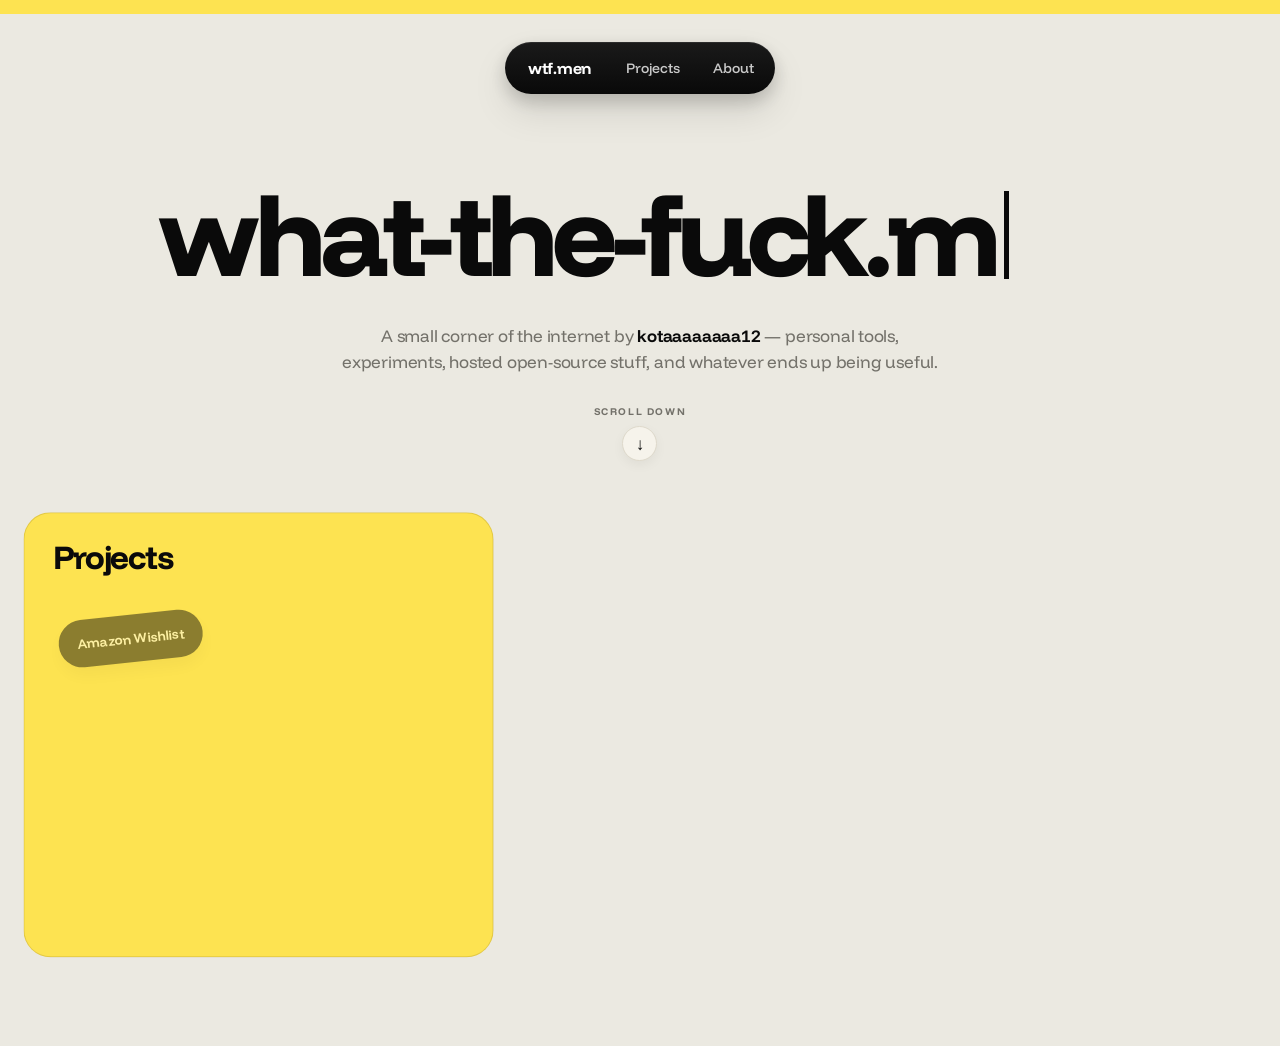
<file: index.html>
<!doctype html>
<html lang="en">
<head>
  <meta charset="utf-8">
  <meta name="viewport" content="width=device-width, initial-scale=1">
  <meta name="theme-color" content="#ebe9e1">
  <meta name="color-scheme" content="light">
  <title>wtf.men</title>
  <link rel="icon" type="image/svg+xml" href="/favicon.svg?v=3">
  <link rel="icon" type="image/x-icon" href="/favicon.ico?v=3">
  <link rel="shortcut icon" href="/favicon.ico?v=3">
  <link rel="apple-touch-icon" sizes="180x180" href="/apple-touch-icon.png?v=3">
  <link rel="preconnect" href="https://fonts.googleapis.com">
  <link rel="preconnect" href="https://fonts.gstatic.com" crossorigin>
  <link href="https://fonts.googleapis.com/css2?family=Funnel+Display:wght@400;500;600;700;800&display=swap" rel="stylesheet">
  <link rel="stylesheet" href="./assets/css/style.css?v=38">
</head>
<body>
  <div class="top-bar" aria-hidden="true"></div>

  <div class="page">
    <nav aria-label="Primary navigation">
      <div class="nav-pill">
        <a class="logo" href="#top" id="home-link">wtf.men</a>
        <a class="nav-link" href="#projects">Projects</a>
        <button class="nav-link" type="button" data-about-open>About</button>
      </div>
    </nav>

    <main id="top">
      <section class="hero">
        <h1 class="headline">
          <span class="typed-text" id="hero-title">what-the-fuck.men</span>
        </h1>
        <p class="subtitle">
          A small corner of the internet by <strong>kotaaaaaaaa12</strong> — personal tools,
          experiments, hosted open-source stuff, and whatever ends up being useful.
        </p>
        <button class="scroll-cue" type="button" data-scroll-projects aria-label="Scroll down to projects">
          <span class="scroll-cue-label">SCROLL DOWN</span>
          <span class="scroll-cue-icon" aria-hidden="true">↓</span>
        </button>
      </section>

      <section class="cards-grid" id="projects" aria-label="Site overview">
        <article class="card projects-card">
          <h2 class="card-title">Projects</h2>
          <div class="tags" aria-label="Projects">
            <button class="tag black wishlist" type="button" data-project="wishlist">Amazon Wishlist</button>
            <button class="tag white dakuten" type="button" data-project="dakuten">Dakutenizer</button>
            <button class="tag black emulatorjs" type="button" data-project="emulatorjs">Retro Games</button>
            <button class="tag white aamaker" type="button" data-project="aamaker">AA Maker</button>
            <button class="tag black chaos-texture" type="button" data-project="chaos-texture">2muu Chaos Texture</button>
            <button class="tag white chaos-maker" type="button" data-project="chaos-maker">MC Chaos Maker</button>
            <button class="tag black booth-downloader" type="button" data-project="booth-downloader">BOOTH Downloader</button>
            <button class="tag white clock" type="button" data-project="clock">Clock</button>
          </div>
        </article>

        <section class="stats-card" aria-label="Site stats">
          <div class="stat-half stat-dark">
            <div class="stat-number">8</div>
            <p class="stat-desc">live projects currently living under this domain.</p>
          </div>
          <div class="stat-half stat-light">
            <div class="stat-number">100%</div>
            <p class="stat-desc">personal domain. My stuff, plus a few hosted open-source projects.</p>
          </div>
        </section>

        <article class="card owner-card" id="about">
          <div class="quote-mark" aria-hidden="true">“</div>
          <div class="owner-copy">
            <p>No company. No serious plan.</p>
          <p class="ai-credit">I make the ideas. <span>AI makes them compile.</span></p>
            <p>Just useful stuff and questionable ideas.</p>
          </div>
          <div class="owner-row social-row">
            <div class="owner-id">
              <span class="owner-avatar" aria-hidden="true">
                <img src="./assets/images/social-avatar.jpeg" alt="" loading="eager" decoding="async">
              </span>
              <div>
                <strong>Find me online</strong>
                <small>socials &amp; questionable posts</small>
              </div>
            </div>

            <button class="socials-open" type="button" data-socials-open>
              <span>Socials</span>
              <span aria-hidden="true">↗</span>
            </button>
          </div>
        </article>
      </section>
    </main>

    <footer class="footer">
      <span>what-the-fuck.men</span>
      <span>made for fun</span>
    </footer>
  </div>


  <dialog class="project-dialog" id="project-dialog" aria-labelledby="project-title">
    <div class="project-panel">
      <div class="project-top">
        <span class="project-kicker">PROJECT</span>
        <button class="project-close" type="button" data-project-close aria-label="Close project dialog">×</button>
      </div>

      <div class="project-title-row">
        <h2 id="project-title">Project</h2>
        <span class="project-type-badge" id="project-type-badge" hidden><span class="project-type-icon" aria-hidden="true">↗</span><span class="project-type-text"></span></span>
      </div>

      <div class="project-facts" aria-label="Project details">
        <div>
          <span>built with</span>
          <strong id="project-built">—</strong>
        </div>
        <div>
          <span>framework</span>
          <strong id="project-framework">—</strong>
        </div>
        <div>
          <span>hosted on</span>
          <strong id="project-hosted">—</strong>
        </div>
      </div>

      <div class="project-actions">
        <a id="project-repo" href="#" target="_blank" rel="noopener noreferrer">Repo ↗</a>
        <a id="project-page" href="#" target="_blank" rel="noopener noreferrer">Open project ↗</a>
      </div>
    </div>
  </dialog>

  <dialog class="about-dialog" id="about-dialog" aria-labelledby="about-title">
    <div class="about-panel">
      <div class="about-top">
        <span class="about-kicker">ABOUT</span>
        <button class="about-close" type="button" data-about-close aria-label="Close about dialog">×</button>
      </div>

      <h2 id="about-title">what-the-fuck.men</h2>
      <p class="about-lead">A tiny personal corner of the internet for useful tools, experiments, and ideas that made it far enough to ship.</p>

      <div class="about-facts" aria-label="Site details">
        <div><span>built with</span><strong>HTML / CSS / JS</strong></div>
        <div><span>framework</span><strong>none</strong></div>
        <div><span>hosted on</span><strong>Cloudflare Pages</strong></div>
      </div>
    </div>
  </dialog>

  <dialog class="socials-dialog" id="socials-dialog" aria-labelledby="socials-title">
    <div class="socials-panel">
      <div class="socials-top">
        <div>
          <span class="socials-kicker">SOCIALS</span>
          <h2 id="socials-title">Find me online</h2>
        </div>
        <button class="socials-close" type="button" data-socials-close aria-label="Close socials dialog">×</button>
      </div>

      <div class="socials-list">
        <a class="social-card" href="https://x.com/kotaaaaaaaaaa12" target="_blank" rel="noopener noreferrer">
          <span class="social-card-icon"><img src="./assets/icons/x-mark.svg" alt="" aria-hidden="true"></span>
          <span class="social-card-copy">
            <strong>X</strong>
            <small>@kotaaaaaaaaaa12</small>
          </span>
          <span class="social-card-action" aria-hidden="true">↗</span>
        </a>

        <a class="social-card" href="https://github.com/kotaaaaaaaa12" target="_blank" rel="noopener noreferrer">
          <span class="social-card-icon"><img src="./assets/icons/github-mark.svg" alt="" aria-hidden="true"></span>
          <span class="social-card-copy">
            <strong>GitHub</strong>
            <small>@kotaaaaaaaa12</small>
          </span>
          <span class="social-card-action" aria-hidden="true">↗</span>
        </a>

        <div class="social-card social-card-copyable">
          <span class="social-card-icon" aria-hidden="true"><img src="./assets/icons/discord-mark.svg" alt=""></span>
          <span class="social-card-copy">
            <strong>Discord</strong>
            <small>@kotaaaaaaaa12</small>
          </span>
          <button class="social-copy" type="button" data-copy-value="kotaaaaaaaa12">Copy ID</button>
        </div>

        <a class="social-card" href="https://steamcommunity.com/id/kotaaaaaaaa12/" target="_blank" rel="noopener noreferrer">
          <span class="social-card-icon" aria-hidden="true"><img src="./assets/icons/steam-mark.svg" alt=""></span>
          <span class="social-card-copy">
            <strong>Steam</strong>
            <small>kotaaaaaaaa12</small>
          </span>
          <span class="social-card-action" aria-hidden="true">↗</span>
        </a>

        <div class="social-card social-card-copyable">
          <span class="social-card-icon" aria-hidden="true"><img src="./assets/icons/xbox-mark.svg" alt=""></span>
          <span class="social-card-copy">
            <strong>Xbox</strong>
            <small>kotaaaaaaaa12</small>
          </span>
          <button class="social-copy" type="button" data-copy-value="kotaaaaaaaa12">Copy ID</button>
        </div>
      </div>
    </div>
  </dialog>

  <script src="https://cdnjs.cloudflare.com/ajax/libs/gsap/3.12.5/gsap.min.js"></script>
  <script src="./assets/js/app.js?v=30"></script>
</body>
</html>
</file>
<file: assets/css/style.css>
:root {
  --bg: #ebe9e1;
  --ink: #0a0a0a;
  --muted: #73716a;
  --cream: #f6f3eb;
  --cream-2: #f1ede2;
  --line: #ded9cb;
  --yellow: #fde351;
  --yellow-dark: #d5ad1e;
  --black: #0a0a0a;
  --white: #fff;
  --radius: 27px;
}

* { box-sizing: border-box; }

html { scroll-behavior: smooth; }

body {
  margin: 0;
  min-height: 100vh;
  background: var(--bg);
  color: var(--ink);
  font-family: "Funnel Display", ui-sans-serif, -apple-system, BlinkMacSystemFont, "Segoe UI", sans-serif;
  -webkit-font-smoothing: antialiased;
  overflow-x: hidden;
}

button,
a { font: inherit; -webkit-tap-highlight-color: transparent; }

.top-bar {
  width: 100%;
  height: 14px;
  background: var(--yellow);
}

.page {
  width: min(1320px, calc(100% - 48px));
  margin: 0 auto;
  padding: 28px 0 42px;
}

nav {
  display: flex;
  justify-content: center;
  position: sticky;
  top: 18px;
  z-index: 20;
  margin-bottom: 56px;
  pointer-events: none;
}

.nav-pill {
  pointer-events: auto;
  display: inline-flex;
  align-items: center;
  gap: 3px;
  padding: 6px;
  border-radius: 999px;
  background: linear-gradient(#1a1a1a, #090909);
  color: #fff;
  box-shadow:
    inset 0 1px rgba(255,255,255,.08),
    0 7px 18px rgba(0,0,0,.18),
    0 18px 36px rgba(0,0,0,.10);
}

.logo,
.nav-link,
.nav-cta {
  display: inline-flex;
  align-items: center;
  justify-content: center;
  min-height: 40px;
  border: 0;
  border-radius: 999px;
  text-decoration: none;
  white-space: nowrap;
}

.logo {
  padding: 0 17px;
  color: #fff;
  font-weight: 700;
  font-size: 16px;
  letter-spacing: -.02em;
}

.nav-link {
  padding: 0 15px;
  color: #c9c9c9;
  background: transparent;
  font-size: 14px;
  font-weight: 500;
  transition: background .18s ease, color .18s ease;
}

.nav-link:hover,
.nav-link:focus-visible {
  color: #fff;
  background: rgba(255,255,255,.08);
}

.nav-cta {
  margin-left: 5px;
  padding: 0 19px;
  color: #111;
  background: var(--yellow);
  border: 1px solid var(--yellow-dark);
  font-size: 14px;
  font-weight: 650;
  box-shadow: inset 0 1px rgba(255,255,255,.65), 0 2px 4px rgba(120,90,0,.18);
  transition: transform .16s ease;
}

.nav-cta:hover { transform: translateY(-1px); }

.nav-cta-short { display: none; }

.hero {
  padding: 28px 12px 54px;
  text-align: center;
}

.headline {
  max-width: 1120px;
  margin: 0 auto 34px;
  font-size: clamp(64px, 9vw, 116px);
  font-weight: 800;
  line-height: .96;
  letter-spacing: -.055em;
  text-wrap: balance;
}

.typed-text { display: inline; }
.type-char { opacity: 0; transition: opacity .14s ease-out; }
.type-char.visible { opacity: 1; }

.typing-caret {
  display: inline-block;
  width: 0;
  height: .77em;
  margin-left: .08em;
  margin-right: -.125em;
  border-right: .045em solid currentColor;
  vertical-align: -.03em;
  animation: caret .72s steps(1, end) infinite;
}

@keyframes caret {
  0%, 48% { opacity: 1; }
  49%, 100% { opacity: 0; }
}

.subtitle {
  max-width: 620px;
  margin: 0 auto;
  color: var(--muted);
  font-size: 17px;
  line-height: 1.55;
  letter-spacing: -.012em;
}

.subtitle strong { color: var(--ink); font-weight: 650; }

.scroll-cue {
  display: inline-flex;
  flex-direction: column;
  align-items: center;
  gap: 8px;
  margin-top: 30px;
  color: var(--ink);
  text-decoration: none;
}

.scroll-cue-label {
  color: var(--muted);
  font-size: 10px;
  font-weight: 750;
  letter-spacing: .16em;
}

.scroll-cue-icon {
  width: 35px;
  height: 35px;
  display: grid;
  place-items: center;
  border: 1px solid var(--line);
  border-radius: 50%;
  background: var(--cream);
  color: var(--ink);
  font-size: 17px;
  box-shadow: 0 4px 12px rgba(0,0,0,.05);
  animation: scroll-cue-float 1.55s ease-in-out infinite;
}

.scroll-cue:hover .scroll-cue-icon,
.scroll-cue:active .scroll-cue-icon,
.scroll-cue:focus-visible .scroll-cue-icon {
  background: var(--cream);
  border-color: var(--line);
}

@keyframes scroll-cue-float {
  0%, 100% { transform: translateY(0); }
  50% { transform: translateY(5px); }
}

.cards-grid {
  display: grid;
  grid-template-columns: 1.14fr .88fr .9fr;
  gap: 15px;
  align-items: stretch;
}

.card {
  position: relative;
  overflow: hidden;
  min-height: 390px;
  border: 1px solid var(--line);
  border-radius: var(--radius);
}

.projects-card {
  padding: 27px 28px;
  background: var(--yellow);
  border-color: rgba(105,80,0,.18);
}

.card-title {
  margin: 0;
  font-size: 33px;
  line-height: 1;
  font-weight: 750;
  letter-spacing: -.04em;
}

.tags {
  display: grid;
  grid-template-columns: repeat(2, minmax(0, 1fr));
  gap: 20px 16px;
  align-content: center;
  min-height: 320px;
  margin-top: 18px;
  padding: 10px 4px 4px;
}

.tag {
  --tag-rotation: 0deg;
  position: relative;
  display: inline-flex;
  align-items: center;
  justify-content: center;
  min-height: 46px;
  padding: 0 18px;
  border-radius: 999px;
  font-size: 14px;
  font-weight: 650;
  width: max-content;
  max-width: 100%;
  white-space: nowrap;
  box-shadow: 0 8px 18px rgba(0,0,0,.08);
  transform: rotate(var(--tag-rotation));
  transition: box-shadow .2s ease, filter .2s ease;
}

@media (hover: hover) and (pointer: fine) {
  .tag:hover {
    box-shadow: 0 12px 24px rgba(0,0,0,.13);
    filter: brightness(.98);
  }
}
.tag.black { background: var(--black); color: #fff; }
.tag.white { background: var(--cream); color: var(--ink); border: 1px solid rgba(0,0,0,.08); }

.tag.wishlist { --tag-rotation: -2.5deg; justify-self: start; }
.tag.dakuten { --tag-rotation: 2deg; justify-self: end; }
.tag.emulatorjs { --tag-rotation: 2.5deg; justify-self: start; }
.tag.aamaker { --tag-rotation: -2deg; justify-self: end; }
.tag.chaos-texture { --tag-rotation: 1.5deg; justify-self: start; }
.tag.chaos-maker { --tag-rotation: -2.5deg; justify-self: end; }
.tag.booth-downloader {
  --tag-rotation: 2deg;
  justify-self: center;
  grid-column: 1 / -1;
}

.tag.pinless { --tag-rotation: -1.5deg; justify-self: end; }

.stats-card {
  display: grid;
  grid-template-rows: 1fr 1fr;
  min-height: 390px;
  border-radius: var(--radius);
  overflow: hidden;
  border: 1px solid var(--line);
}

.stat-half {
  padding: 26px;
  display: flex;
  flex-direction: column;
  justify-content: space-between;
}

.stat-dark { background: var(--black); color: #fff; }
.stat-light { background: var(--cream); color: var(--ink); }

.stat-number {
  font-size: clamp(47px, 5.3vw, 72px);
  line-height: .9;
  font-weight: 800;
  letter-spacing: -.06em;
}

.stat-desc {
  max-width: 250px;
  margin: 18px 0 0;
  font-size: 13px;
  line-height: 1.38;
}

.stat-dark .stat-desc { color: #aaa; }
.stat-light .stat-desc { color: var(--muted); }

.owner-card {
  min-height: 390px;
  padding: 27px 28px;
  background: var(--cream);
  display: flex;
  flex-direction: column;
  justify-content: space-between;
}

.quote-mark {
  font-size: 72px;
  line-height: .7;
  font-weight: 700;
  letter-spacing: -.08em;
}

.owner-copy {
  margin-top: auto;
  padding-top: 40px;
}

.owner-copy p {
  margin: 0;
  font-size: clamp(23px, 2.7vw, 36px);
  line-height: 1.04;
  letter-spacing: -.04em;
  font-weight: 650;
}

.owner-copy p + p { margin-top: 7px; color: var(--muted); }


.owner-copy .ai-credit {
  max-width: 280px;
  margin-top: 22px;
  padding-top: 14px;
  border-top: 1px solid var(--line);
  color: var(--muted);
  font-size: 12px;
  line-height: 1.45;
  letter-spacing: -.01em;
  font-weight: 550;
}

.owner-copy .ai-credit span {
  color: var(--ink);
  font-weight: 700;
}

.owner-row {
  display: flex;
  align-items: center;
  justify-content: space-between;
  gap: 18px;
  margin-top: 26px;
  padding-top: 17px;
  border-top: 1px solid var(--line);
}

.owner-id {
  display: flex;
  align-items: center;
  gap: 10px;
  min-width: 0;
}

.owner-avatar {
  width: 48px;
  height: 48px;
  flex: none;
  display: grid;
  place-items: center;
}

.owner-avatar img {
  width: 46px;
  height: 46px;
  display: block;
  border-radius: 50%;
  object-fit: cover;
  transform-origin: 50% 50%;
  transform: rotate(0deg);
  animation: none;
  box-shadow: 0 0 0 2px var(--cream), 0 0 0 3px var(--line);
}

.owner-id strong {
  display: block;
  overflow: hidden;
  text-overflow: ellipsis;
  white-space: nowrap;
  font-size: 14px;
}

.owner-id small {
  display: block;
  margin-top: 2px;
  color: var(--muted);
  font-size: 11px;
}

.socials-open {
  min-height: 40px;
  display: inline-flex;
  align-items: center;
  gap: 9px;
  padding: 0 15px;
  border: 1px solid var(--line);
  border-radius: 999px;
  background: var(--cream-2);
  color: var(--ink);
  cursor: pointer;
  font-size: 12px;
  font-weight: 700;
  transition: transform .16s ease, background .16s ease, border-color .16s ease;
}


.socials-dialog {
  width: min(560px, calc(100% - 28px));
  max-width: 560px;
  padding: 0;
  border: 1px solid rgba(0,0,0,.14);
  border-radius: 28px;
  background: var(--cream);
  color: var(--ink);
  box-shadow: 0 28px 90px rgba(0,0,0,.28);
  opacity: 0;
  transform: translateY(14px) scale(.97);
  transition:
    opacity .22s ease,
    transform .32s cubic-bezier(.16, 1, .3, 1);
}

.socials-dialog[open].is-visible {
  opacity: 1;
  transform: translateY(0) scale(1);
}

.socials-dialog::backdrop {
  background: rgba(10,10,10,.38);
  backdrop-filter: blur(7px);
  -webkit-backdrop-filter: blur(7px);
  opacity: 0;
  transition: opacity .24s ease;
}

.socials-dialog.is-visible::backdrop {
  opacity: 1;
}

.socials-panel {
  padding: 24px;
}

.socials-top {
  display: flex;
  align-items: flex-start;
  justify-content: space-between;
  gap: 18px;
}

.socials-kicker {
  display: block;
  color: var(--muted);
  font-size: 10px;
  font-weight: 750;
  letter-spacing: .14em;
}

.socials-top h2 {
  margin: 8px 0 0;
  font-size: clamp(34px, 8vw, 54px);
  line-height: .95;
  letter-spacing: -.05em;
}

.socials-close {
  width: 38px;
  height: 38px;
  flex: none;
  display: grid;
  place-items: center;
  border: 1px solid var(--line);
  border-radius: 50%;
  background: var(--cream-2);
  color: var(--ink);
  cursor: pointer;
  font-size: 22px;
  line-height: 1;
}

.socials-list {
  display: grid;
  gap: 9px;
  margin-top: 24px;
}

.social-card {
  min-height: 66px;
  display: grid;
  grid-template-columns: 42px minmax(0, 1fr) auto;
  align-items: center;
  gap: 12px;
  padding: 10px 12px;
  border: 1px solid var(--line);
  border-radius: 18px;
  background: var(--cream-2);
  color: var(--ink);
  text-decoration: none;
  transition: transform .16s ease, border-color .16s ease, background .16s ease;
}


.social-card-icon {
  width: 42px;
  height: 42px;
  display: grid;
  place-items: center;
  border-radius: 12px;
  background: var(--cream);
  border: 1px solid var(--line);
}

.social-card-icon img {
  width: 20px;
  height: 20px;
  display: block;
}

.social-card-letter {
  font-size: 16px;
  font-weight: 800;
}

.social-card-copy {
  min-width: 0;
}

.social-card-copy strong,
.social-card-copy small {
  display: block;
}

.social-card-copy strong {
  font-size: 14px;
}

.social-card-copy small {
  margin-top: 3px;
  color: var(--muted);
  font-size: 11px;
  overflow: hidden;
  text-overflow: ellipsis;
  white-space: nowrap;
}

.social-card-action {
  font-size: 18px;
}

.social-copy {
  min-height: 34px;
  padding: 0 12px;
  border: 1px solid var(--line);
  border-radius: 999px;
  background: var(--cream);
  color: var(--ink);
  cursor: pointer;
  font-size: 11px;
  font-weight: 700;
}


.social-copy.is-copied {
  background: var(--yellow);
  border-color: var(--yellow-dark);
}

.about-dialog {
  width: min(560px, calc(100% - 28px));
  max-width: 560px;
  padding: 0;
  border: 1px solid rgba(0,0,0,.14);
  border-radius: 28px;
  background: var(--cream);
  color: var(--ink);
  box-shadow: 0 28px 90px rgba(0,0,0,.28);
  opacity: 0;
  transform: translateY(14px) scale(.97);
  transition:
    opacity .22s ease,
    transform .32s cubic-bezier(.16, 1, .3, 1);
}

.about-dialog[open].is-visible {
  opacity: 1;
  transform: translateY(0) scale(1);
}

.about-dialog::backdrop {
  background: rgba(10,10,10,.38);
  backdrop-filter: blur(7px);
  -webkit-backdrop-filter: blur(7px);
  opacity: 0;
  transition: opacity .24s ease;
}

.about-dialog.is-visible::backdrop { opacity: 1; }

.about-panel { padding: 24px; }

.about-top {
  display: flex;
  align-items: center;
  justify-content: space-between;
  gap: 16px;
}

.about-kicker {
  color: var(--muted);
  font-size: 11px;
  font-weight: 750;
  letter-spacing: .14em;
}

.about-close {
  width: 38px;
  height: 38px;
  display: grid;
  place-items: center;
  border: 1px solid var(--line);
  border-radius: 50%;
  background: var(--cream-2);
  color: var(--ink);
  cursor: pointer;
  font-size: 22px;
  line-height: 1;
  transition: transform .16s ease, background .16s ease;
}

.about-close:hover {
  transform: rotate(5deg);
  background: var(--yellow);
}

.about-dialog h2 {
  margin: 32px 0 0;
  font-size: clamp(38px, 8vw, 62px);
  line-height: .94;
  letter-spacing: -.055em;
}

.about-lead {
  max-width: 470px;
  margin: 20px 0 0;
  color: var(--muted);
  font-size: 15px;
  line-height: 1.55;
}

.about-facts {
  display: grid;
  grid-template-columns: repeat(3, minmax(0, 1fr));
  gap: 8px;
  margin-top: 28px;
}

.about-facts > div {
  min-width: 0;
  padding: 14px;
  border: 1px solid var(--line);
  border-radius: 16px;
  background: var(--cream-2);
}

.about-facts span,
.about-facts strong { display: block; }

.about-facts span {
  color: var(--muted);
  font-size: 10px;
  text-transform: uppercase;
  letter-spacing: .08em;
}

.about-facts strong {
  margin-top: 7px;
  overflow-wrap: anywhere;
  font-size: 13px;
  line-height: 1.25;
}

.about-actions {
  display: grid;
  grid-template-columns: 1fr 1fr;
  gap: 9px;
  margin-top: 22px;
}

.about-actions a,
.about-actions button {
  min-height: 45px;
  display: inline-flex;
  align-items: center;
  justify-content: center;
  border-radius: 999px;
  font: inherit;
  font-size: 13px;
  font-weight: 650;
  text-decoration: none;
  cursor: pointer;
}

.about-actions a {
  border: 1px solid var(--yellow-dark);
  background: var(--yellow);
  color: var(--ink);
}

.about-actions button {
  border: 1px solid var(--line);
  background: transparent;
  color: var(--ink);
}

.footer {
  display: flex;
  justify-content: space-between;
  gap: 18px;
  padding: 30px 3px 0;
  color: var(--muted);
  font-size: 12px;
}

a:focus-visible,
button:focus-visible {
  outline: 3px solid #111;
  outline-offset: 3px;
}

@media (max-width: 980px) {
  .cards-grid { grid-template-columns: 1fr 1fr; }
  .projects-card { grid-column: 1 / -1; min-height: 390px; }
  .tags {
    min-height: 300px;
    gap: 18px 14px;
  }
}

@media (max-width: 680px) {
  .top-bar { height: 10px; }
  .page { width: min(100% - 20px, 1320px); padding-top: 18px; }
  nav { top: 10px; margin-bottom: 42px; }
  .nav-pill {
    width: auto;
    max-width: 100%;
    justify-content: center;
    gap: 2px;
    padding: 5px;
  }
  .logo,
  .nav-link,
  .nav-cta {
    min-height: 36px;
  }
  .logo {
    padding-inline: 10px;
    font-size: 13px;
  }
  .nav-link {
    display: inline-flex;
    padding-inline: 9px;
    font-size: 12px;
  }
  .nav-cta {
    margin-left: 1px;
    padding-inline: 12px;
    font-size: 12px;
  }
  .nav-cta-full { display: none; }
  .nav-cta-short { display: inline; }
  .hero { padding: 22px 6px 44px; }
  .headline { font-size: clamp(56px, 17vw, 86px); margin-bottom: 25px; }
  .subtitle { font-size: 15px; }
  .cards-grid { grid-template-columns: 1fr; }
  .projects-card { grid-column: auto; min-height: 405px; }
  .stats-card,
  .owner-card { grid-column: auto; min-height: 390px; }

  .tags {
    grid-template-columns: minmax(0, 1fr) minmax(0, 1fr);
    min-height: 315px;
    column-gap: 8px;
    row-gap: 24px;
    align-content: center;
    padding: 8px 0 4px;
  }

  .tag {
    min-height: 42px;
    max-width: 100%;
    padding-inline: 12px;
    font-size: 11px;
    grid-column: auto !important;
  }

  .tag.black {
    justify-self: start !important;
  }

  .tag.white {
    justify-self: end !important;
  }

  .tag.booth-downloader {
    justify-self: start !important;
  }
  .footer { flex-direction: row; align-items: center; }
  .about-panel { padding: 20px; }
  .about-dialog h2 { margin-top: 26px; }
  .about-facts { grid-template-columns: 1fr; }
}

@media (max-width: 390px) {
  .tags {
    column-gap: 5px;
    row-gap: 22px;
  }

  .tag {
    padding-inline: 10px;
    font-size: 10.5px;
  }


  .logo { padding-inline: 8px; font-size: 12px; }
  .nav-link { padding-inline: 7px; font-size: 11px; }
  .nav-cta { padding-inline: 10px; font-size: 11px; }
}

/* Intro motion at the top, then viewport-triggered reveals for lower sections. */

@media (hover: hover) and (pointer: fine) {
  .socials-open:hover {
    transform: translateY(-2px);
    background: var(--yellow);
    border-color: var(--yellow-dark);
  }

  a.social-card:hover {
    transform: translateY(-2px);
    border-color: var(--yellow-dark);
    background: var(--yellow);
  }

  .social-copy:hover {
    background: var(--yellow);
    border-color: var(--yellow-dark);
  }

}

@media (prefers-reduced-motion: no-preference) {
  .top-bar {
    transform-origin: left center;
    animation: top-bar-in .78s cubic-bezier(.65, 0, .35, 1) both;
  }

  nav {
    animation: nav-in .72s .22s cubic-bezier(.2, 1.35, .35, 1) both;
  }

  .subtitle {
    animation: rise-in .58s .90s cubic-bezier(.16, 1, .3, 1) both;
  }

  .hero-cta {
    animation:
      cta-in .72s 1.03s cubic-bezier(.2, 1.45, .35, 1) both,
      cta-breathe 1.7s 2.2s ease-in-out infinite alternate;
  }

}


@keyframes top-bar-in {
  from { opacity: 0; transform: scaleX(0); }
  to { opacity: 1; transform: scaleX(1); }
}

@keyframes nav-in {
  from { opacity: 0; transform: translateY(-20px) scale(.95); }
  to { opacity: 1; transform: translateY(0) scale(1); }
}

@keyframes rise-in {
  from { opacity: 0; transform: translateY(14px); }
  to { opacity: 1; transform: translateY(0); }
}

@keyframes cta-in {
  from { opacity: 0; transform: translateY(24px) scale(.86); }
  to { opacity: 1; transform: translateY(0) scale(1); }
}

@keyframes cta-breathe {
  from { scale: 1; }
  to { scale: 1.025; }
}

@media (prefers-reduced-motion: reduce) {
  html { scroll-behavior: auto; }
  .type-char { opacity: 1 !important; transition: none; }
  .typing-caret { display: none; }
  .tag,
  .nav-cta,
  .hero-cta,
  .owner-link,
  .about-dialog,
  .about-dialog::backdrop,
  .socials-dialog,
  .socials-dialog::backdrop { transition: none; }
  .owner-avatar img,
  .scroll-cue-icon { animation: none !important; }
}


.socials-open,
.social-card,
.social-copy,
.socials-close {
  touch-action: manipulation;
  -webkit-tap-highlight-color: transparent;
}

@media (hover: none), (pointer: coarse) {
  .socials-open:active,
  a.social-card:active,
  .social-copy:active,
  .socials-close:active {
    transform: scale(.98);
  }
}


/* v30: scroll cue stays visually neutral when tapped */
.scroll-cue,
.scroll-cue-icon {
  -webkit-tap-highlight-color: transparent;
}

@media (hover: none), (pointer: coarse) {
  .scroll-cue:hover .scroll-cue-icon,
  .scroll-cue:active .scroll-cue-icon,
  .scroll-cue:focus .scroll-cue-icon {
    background: var(--cream);
    border-color: var(--line);
  }
}


/* v31: neutralize Safari's blue dialog focus ring */
.about-dialog,
.socials-dialog,
.about-dialog:focus,
.socials-dialog:focus,
.about-dialog:focus-visible,
.socials-dialog:focus-visible {
  outline: none !important;
  -webkit-focus-ring-color: transparent;
}

/* Keep keyboard focus visible with the site's own neutral style. */
.about-close:focus-visible,
.socials-close:focus-visible,
.social-card:focus-visible,
.social-copy:focus-visible {
  outline: 2px solid var(--ink);
  outline-offset: 3px;
}


/* v31: BOOTH Downloader follows the normal desktop/tablet project grid */
@media (min-width: 681px) {
  .tag.booth-downloader {
    grid-column: auto;
    justify-self: start;
  }
}


/* Hosted OSS: Browser.js */
.tag.browserjs {
  --tag-rotation: 1.5deg;
  justify-self: start;
}


/* Hosted OSS projects */
.tag.techmino {
  --tag-rotation: 1.75deg;
  justify-self: start;
}


/* v35: SCROLL DOWN scrolls without changing the URL hash */
button.scroll-cue {
  padding: 0;
  border: 0;
  background: transparent;
  font: inherit;
  cursor: pointer;
  -webkit-appearance: none;
  appearance: none;
}


/* Hosted OSS: BugShot Roulette */
.tag.bugshot {
  --tag-rotation: -1.75deg;
  justify-self: end;
}


/* YouTube Downloader */
.tag.ytdownloader {
  --tag-rotation: -1.5deg;
  justify-self: end;
}


/* Whitebophir */
.tag.whitebophir {
  --tag-rotation: 1.5deg;
  justify-self: start;
}


/* v42: loose sticker-wall project layout */
.projects-card {
  min-height: 0;
}

.tags {
  display: flex;
  flex-wrap: wrap;
  align-items: center;
  align-content: flex-start;
  justify-content: flex-start;
  gap: 15px 13px;
  min-height: 0;
  margin-top: 24px;
  padding: 10px 4px 14px;
}

.tags .tag {
  --tag-x: 0px;
  --tag-y: 0px;
  flex: 0 0 auto;
  grid-column: auto !important;
  justify-self: auto !important;
  margin: 0;
  transform: translate(var(--tag-x), var(--tag-y)) rotate(var(--tag-rotation));
}

/* Deliberately uneven offsets — like labels stuck on by hand. */
.tags .tag:nth-child(1)  { --tag-x: 2px;   --tag-y: 1px; }
.tags .tag:nth-child(2)  { --tag-x: 14px;  --tag-y: -5px; }
.tags .tag:nth-child(3)  { --tag-x: -3px;  --tag-y: 7px; }
.tags .tag:nth-child(4)  { --tag-x: 8px;   --tag-y: 1px; }
.tags .tag:nth-child(5)  { --tag-x: 19px;  --tag-y: -4px; }
.tags .tag:nth-child(6)  { --tag-x: -6px;  --tag-y: 6px; }
.tags .tag:nth-child(7)  { --tag-x: 10px;  --tag-y: 3px; }
.tags .tag:nth-child(8)  { --tag-x: -4px;  --tag-y: -6px; }
.tags .tag:nth-child(9)  { --tag-x: 17px;  --tag-y: 5px; }
.tags .tag:nth-child(10) { --tag-x: 0px;   --tag-y: -3px; }
.tags .tag:nth-child(11) { --tag-x: 7px;   --tag-y: 6px; }
.tags .tag:nth-child(12) { --tag-x: -7px;  --tag-y: 0px; }
.tags .tag:nth-child(13) { --tag-x: 15px;  --tag-y: -5px; }
.tags .tag:nth-child(14) { --tag-x: -1px;  --tag-y: 5px; }
.tags .tag:nth-child(15) { --tag-x: 10px;  --tag-y: -2px; }


.tag.redlib {
  --tag-rotation: 2deg;
}

/* Keep the collage loose on phones without pushing labels out of the card. */
@media (max-width: 680px) {
  .projects-card {
    min-height: 0;
  }

  .tags {
    display: flex;
    min-height: 0;
    gap: 14px 9px;
    align-content: flex-start;
    padding: 8px 2px 10px;
  }

  .tags .tag {
    grid-column: auto !important;
    justify-self: auto !important;
  }

  .tags .tag:nth-child(3n + 1) { --tag-x: 1px;  }
  .tags .tag:nth-child(3n + 2) { --tag-x: 5px;  }
  .tags .tag:nth-child(3n)     { --tag-x: -2px; }

  .tags .tag:nth-child(odd)  { --tag-y: 2px; }
  .tags .tag:nth-child(even) { --tag-y: -2px; }
}

@media (max-width: 390px) {
  .tags {
    gap: 12px 7px;
  }

  .tags .tag {
    font-size: 10px;
    padding-inline: 10px;
  }
}


/* v43: project buttons + fridge-door sticker pile */
.tags {
  display: flex;
  flex-wrap: wrap;
  justify-content: space-around;
  align-items: center;
  align-content: flex-start;
  gap: 7px 1px;
  min-height: 0;
  margin-top: 24px;
  padding: 18px 8px 24px;
}

.tags .tag {
  --tag-x: 0px;
  --tag-y: 0px;
  --tag-scale: 1;
  flex: 0 0 auto;
  grid-column: auto !important;
  justify-self: auto !important;
  margin: var(--tag-mt, 0px) var(--tag-mr, 0px) var(--tag-mb, 0px) var(--tag-ml, 0px);
  border: 0;
  font: inherit;
  font-size: 13px;
  font-weight: 650;
  cursor: pointer;
  transform:
    translate(var(--tag-x), var(--tag-y))
    rotate(var(--tag-rotation))
    scale(var(--tag-scale));
  z-index: var(--tag-z, 1);
  -webkit-tap-highlight-color: transparent;
  touch-action: manipulation;
}

/* Deliberately messy: like magnets/stickers slapped onto a fridge. */
.tags .tag:nth-child(1)  { --tag-rotation: -6deg;   --tag-x: 7px;   --tag-y: 7px;   --tag-scale: 1.03; --tag-ml: -3px;  --tag-mr: -8px;  --tag-z: 2; }
.tags .tag:nth-child(2)  { --tag-rotation: 4.5deg;  --tag-x: -3px;  --tag-y: -8px;  --tag-scale: .96;  --tag-ml: -10px; --tag-mr: 2px; }
.tags .tag:nth-child(3)  { --tag-rotation: 7deg;    --tag-x: 11px;  --tag-y: 4px;   --tag-scale: 1.01; --tag-ml: -5px;  --tag-mr: -12px; --tag-z: 3; }
.tags .tag:nth-child(4)  { --tag-rotation: -3.5deg; --tag-x: -8px;  --tag-y: 11px;  --tag-scale: .94;  --tag-ml: -9px;  --tag-mr: 5px; }
.tags .tag:nth-child(5)  { --tag-rotation: 5.5deg;  --tag-x: 5px;   --tag-y: -5px;  --tag-scale: 1.05; --tag-ml: 2px;   --tag-mr: -13px; --tag-z: 4; }
.tags .tag:nth-child(6)  { --tag-rotation: -7deg;   --tag-x: -9px;  --tag-y: 8px;   --tag-scale: .98;  --tag-ml: -12px; --tag-mr: 0px; }
.tags .tag:nth-child(7)  { --tag-rotation: 2.5deg;  --tag-x: 13px;  --tag-y: 2px;   --tag-scale: 1.02; --tag-ml: -4px;  --tag-mr: -10px; --tag-z: 2; }
.tags .tag:nth-child(8)  { --tag-rotation: -5deg;   --tag-x: -5px;  --tag-y: -10px; --tag-scale: .95;  --tag-ml: -10px; --tag-mr: 4px; }
.tags .tag:nth-child(9)  { --tag-rotation: 6.5deg;  --tag-x: 8px;   --tag-y: 10px;  --tag-scale: 1.04; --tag-ml: -3px;  --tag-mr: -13px; --tag-z: 3; }
.tags .tag:nth-child(10) { --tag-rotation: -2deg;   --tag-x: -11px; --tag-y: 1px;   --tag-scale: .97;  --tag-ml: -8px;  --tag-mr: 5px; }
.tags .tag:nth-child(11) { --tag-rotation: 7.5deg;  --tag-x: 12px;  --tag-y: -7px;  --tag-scale: .94;  --tag-ml: -6px;  --tag-mr: -8px; }
.tags .tag:nth-child(12) { --tag-rotation: -5.5deg; --tag-x: -7px;  --tag-y: 12px;  --tag-scale: 1.05; --tag-ml: -11px; --tag-mr: -2px;  --tag-z: 4; }
.tags .tag:nth-child(13) { --tag-rotation: 3.5deg;  --tag-x: 10px;  --tag-y: -3px;  --tag-scale: .98;  --tag-ml: 0px;   --tag-mr: -14px; }
.tags .tag:nth-child(14) { --tag-rotation: -7.5deg; --tag-x: -4px;  --tag-y: 8px;   --tag-scale: 1.02; --tag-ml: -9px;  --tag-mr: 1px;   --tag-z: 2; }

@media (hover: hover) and (pointer: fine) {
  .tags .tag:hover {
    z-index: 20;
    transform:
      translate(var(--tag-x), calc(var(--tag-y) - 4px))
      rotate(calc(var(--tag-rotation) * .45))
      scale(calc(var(--tag-scale) * 1.035));
  }
}

@media (max-width: 680px) {
  .projects-card {
    min-height: 0;
  }

  .tags {
    display: flex;
    min-height: 0;
    gap: 9px 1px;
    padding: 14px 4px 20px;
    justify-content: space-evenly;
  }

  .tags .tag {
    grid-column: auto !important;
    justify-self: auto !important;
    font-size: 10.5px;
    padding-inline: 11px;
  }

  .tags .tag:nth-child(4n + 1) { --tag-x: 5px; }
  .tags .tag:nth-child(4n + 2) { --tag-x: -4px; }
  .tags .tag:nth-child(4n + 3) { --tag-x: 3px; }
  .tags .tag:nth-child(4n)     { --tag-x: -6px; }

  .tags .tag:nth-child(3n + 1) { --tag-y: 5px; }
  .tags .tag:nth-child(3n + 2) { --tag-y: -5px; }
  .tags .tag:nth-child(3n)     { --tag-y: 1px; }
}

/* Project detail modal */
.project-dialog {
  width: min(620px, calc(100% - 28px));
  max-width: 620px;
  padding: 0;
  border: 1px solid rgba(0,0,0,.14);
  border-radius: 28px;
  background: var(--cream);
  color: var(--ink);
  box-shadow: 0 28px 90px rgba(0,0,0,.28);
  opacity: 0;
  transform: translateY(14px) scale(.97);
  transition:
    opacity .22s ease,
    transform .32s cubic-bezier(.16, 1, .3, 1);
  outline: none !important;
  -webkit-focus-ring-color: transparent;
}

.project-dialog[open].is-visible {
  opacity: 1;
  transform: translateY(0) scale(1);
}

.project-dialog::backdrop {
  background: rgba(10,10,10,.38);
  backdrop-filter: blur(7px);
  -webkit-backdrop-filter: blur(7px);
  opacity: 0;
  transition: opacity .24s ease;
}

.project-dialog.is-visible::backdrop {
  opacity: 1;
}

.project-panel {
  padding: 24px;
}

.project-top {
  display: flex;
  align-items: center;
  justify-content: space-between;
  gap: 16px;
}

.project-kicker {
  color: var(--muted);
  font-size: 11px;
  font-weight: 750;
  letter-spacing: .14em;
}

.project-close {
  width: 38px;
  height: 38px;
  display: grid;
  place-items: center;
  border: 1px solid var(--line);
  border-radius: 50%;
  background: var(--cream-2);
  color: var(--ink);
  cursor: pointer;
  font-size: 22px;
  line-height: 1;
}

.project-dialog h2 {
  margin: 30px 0 0;
  font-size: clamp(40px, 8vw, 64px);
  line-height: .94;
  letter-spacing: -.055em;
}

.project-facts {
  display: grid;
  grid-template-columns: repeat(3, minmax(0, 1fr));
  gap: 8px;
  margin-top: 28px;
}

.project-facts > div {
  min-width: 0;
  padding: 14px;
  border: 1px solid var(--line);
  border-radius: 16px;
  background: var(--cream-2);
}

.project-facts span,
.project-facts strong {
  display: block;
}

.project-facts span {
  color: var(--muted);
  font-size: 10px;
  text-transform: uppercase;
  letter-spacing: .08em;
}

.project-facts strong {
  margin-top: 7px;
  overflow-wrap: anywhere;
  font-size: 13px;
  line-height: 1.28;
}

.project-actions {
  display: grid;
  grid-template-columns: 1fr 1fr;
  gap: 9px;
  margin-top: 22px;
}

.project-actions a {
  min-height: 46px;
  display: inline-flex;
  align-items: center;
  justify-content: center;
  border-radius: 999px;
  font-size: 13px;
  font-weight: 700;
  text-decoration: none;
}

#project-repo {
  border: 1px solid var(--line);
  background: var(--cream-2);
  color: var(--ink);
}

#project-page {
  border: 1px solid var(--yellow-dark);
  background: var(--yellow);
  color: var(--ink);
}

.project-close:focus-visible,
.project-actions a:focus-visible {
  outline: 2px solid var(--ink);
  outline-offset: 3px;
}

@media (hover: hover) and (pointer: fine) {
  .project-close:hover {
    transform: rotate(5deg);
    background: var(--yellow);
  }

  .project-actions a:hover {
    transform: translateY(-2px);
  }
}

@media (max-width: 680px) {
  .project-panel {
    padding: 20px;
  }

  .project-facts {
    grid-template-columns: 1fr;
  }

  .project-actions {
    grid-template-columns: 1fr;
  }
}

@media (prefers-reduced-motion: reduce) {
  .project-dialog,
  .project-dialog::backdrop,
  .project-actions a,
  .project-close {
    transition: none !important;
  }
}


/* v46: messy fridge-door layout without sticker overlap */
.tags {
  gap: 18px 12px;
}

.tags .tag {
  margin: 0 !important;
  --tag-x: 0px !important;
  --tag-y: 0px !important;
}

/* Keep only the hand-placed rotation + subtle scale differences. */
.tags .tag:nth-child(1)  { --tag-rotation: -6deg;   --tag-scale: 1.03; }
.tags .tag:nth-child(2)  { --tag-rotation: 4.5deg;  --tag-scale: .96; }
.tags .tag:nth-child(3)  { --tag-rotation: 7deg;    --tag-scale: 1.01; }
.tags .tag:nth-child(4)  { --tag-rotation: -3.5deg; --tag-scale: .94; }
.tags .tag:nth-child(5)  { --tag-rotation: 5.5deg;  --tag-scale: 1.05; }
.tags .tag:nth-child(6)  { --tag-rotation: -7deg;   --tag-scale: .98; }
.tags .tag:nth-child(7)  { --tag-rotation: 2.5deg;  --tag-scale: 1.02; }
.tags .tag:nth-child(8)  { --tag-rotation: -5deg;   --tag-scale: .95; }
.tags .tag:nth-child(9)  { --tag-rotation: 6.5deg;  --tag-scale: 1.04; }
.tags .tag:nth-child(10) { --tag-rotation: -2deg;   --tag-scale: .97; }
.tags .tag:nth-child(11) { --tag-rotation: 7.5deg;  --tag-scale: .94; }
.tags .tag:nth-child(12) { --tag-rotation: -5.5deg; --tag-scale: 1.05; }
.tags .tag:nth-child(13) { --tag-rotation: 3.5deg;  --tag-scale: .98; }
.tags .tag:nth-child(14) { --tag-rotation: -7.5deg; --tag-scale: 1.02; }

@media (hover: hover) and (pointer: fine) {
  .tags .tag:hover {
    z-index: 20;
    transform:
      translateY(-3px)
      rotate(calc(var(--tag-rotation) * .45))
      scale(calc(var(--tag-scale) * 1.035));
  }
}

@media (max-width: 680px) {
  .tags {
    gap: 15px 8px;
  }

  .tags .tag {
    --tag-x: 0px !important;
    --tag-y: 0px !important;
  }
}


/* v48: iPad/tablet layout via input type instead of viewport width.
   iPad landscape can exceed the old 1100px breakpoint. */
@media (hover: none) and (pointer: coarse) and (min-width: 681px) {
  .tags {
    display: flex;
    flex-wrap: wrap;
    justify-content: space-evenly;
    align-items: center;
    align-content: flex-start;
    gap: 18px 7px;
    padding: 20px 6px 24px;
  }

  .tags .tag {
    flex: 0 0 auto;
    min-height: 42px;
    padding-inline: 12px;
    font-size: 11px;
    margin: 0 !important;
    --tag-x: 0px !important;
    --tag-y: 0px !important;
  }

  /* Keep the random fridge-magnet feeling while guaranteeing no overlap. */
  .tags .tag:nth-child(1)  { --tag-rotation: -6deg;   --tag-scale: 1.03; }
  .tags .tag:nth-child(2)  { --tag-rotation: 4.5deg;  --tag-scale: .96; }
  .tags .tag:nth-child(3)  { --tag-rotation: 7deg;    --tag-scale: 1.01; }
  .tags .tag:nth-child(4)  { --tag-rotation: -3.5deg; --tag-scale: .94; }
  .tags .tag:nth-child(5)  { --tag-rotation: 5.5deg;  --tag-scale: 1.05; }
  .tags .tag:nth-child(6)  { --tag-rotation: -7deg;   --tag-scale: .98; }
  .tags .tag:nth-child(7)  { --tag-rotation: 2.5deg;  --tag-scale: 1.02; }
  .tags .tag:nth-child(8)  { --tag-rotation: -5deg;   --tag-scale: .95; }
  .tags .tag:nth-child(9)  { --tag-rotation: 6.5deg;  --tag-scale: 1.04; }
  .tags .tag:nth-child(10) { --tag-rotation: -2deg;   --tag-scale: .97; }
  .tags .tag:nth-child(11) { --tag-rotation: 7.5deg;  --tag-scale: .94; }
  .tags .tag:nth-child(12) { --tag-rotation: -5.5deg; --tag-scale: 1.05; }
  .tags .tag:nth-child(13) { --tag-rotation: 3.5deg;  --tag-scale: .98; }
  .tags .tag:nth-child(14) { --tag-rotation: -7.5deg; --tag-scale: 1.02; }
}


/* v49: OSS badge in the project detail modal */
.project-title-row {
  display: flex;
  align-items: flex-end;
  flex-wrap: wrap;
  gap: 12px;
  margin-top: 30px;
}

.project-title-row h2 {
  margin: 0;
}

.project-type-badge {
  flex: none;
  margin-bottom: 5px;
  padding: 7px 11px;
  border: 1px solid var(--ink);
  border-radius: 999px;
  background: var(--ink);
  color: var(--cream);
  font-size: 10px;
  line-height: 1;
  font-weight: 800;
  letter-spacing: .08em;
  text-transform: uppercase;
}

.project-type-badge[hidden] {
  display: none;
}

@media (max-width: 680px) {
  .project-title-row {
    gap: 9px;
  }

  .project-type-badge {
    margin-bottom: 3px;
    padding: 6px 9px;
    font-size: 9px;
  }
}


/* v51: richer open-source badge */
.project-type-badge {
  position: relative;
  display: inline-flex;
  align-items: center;
  gap: 7px;
  margin-bottom: 4px;
  padding: 8px 12px 8px 10px;
  border: 1px solid rgba(0,0,0,.16);
  border-radius: 999px;
  background:
    linear-gradient(180deg, rgba(255,255,255,.88), rgba(255,255,255,.62)),
    var(--yellow);
  color: var(--ink);
  box-shadow:
    0 7px 18px rgba(0,0,0,.12),
    inset 0 1px 0 rgba(255,255,255,.72);
  font-size: 10px;
  line-height: 1;
  font-weight: 850;
  letter-spacing: .09em;
  text-transform: uppercase;
  transform: rotate(-2deg);
}

.project-type-badge::before {
  content: "<>";
  display: grid;
  place-items: center;
  width: 24px;
  height: 24px;
  margin: -2px 0 -2px -3px;
  border-radius: 50%;
  background: var(--ink);
  color: var(--yellow);
  font-size: 9px;
  font-weight: 900;
  letter-spacing: -.08em;
  box-shadow: 0 2px 0 rgba(255,255,255,.28) inset;
}

.project-type-badge::after {
  content: "OPEN SOURCE";
  letter-spacing: .08em;
}

/* Hide the raw "OSS" text but keep it for accessibility/state. */
.project-type-badge {
  font-size: 0;
}

.project-type-badge::after {
  font-size: 10px;
}

.project-type-badge[hidden] {
  display: none;
}

@media (hover: hover) and (pointer: fine) {
  .project-type-badge {
    transition: transform .18s ease, box-shadow .18s ease;
  }

  .project-title-row:hover .project-type-badge {
    transform: rotate(-1deg) translateY(-1px);
    box-shadow:
      0 10px 24px rgba(0,0,0,.14),
      inset 0 1px 0 rgba(255,255,255,.72);
  }
}

@media (max-width: 680px) {
  .project-type-badge {
    margin-bottom: 2px;
    padding: 7px 10px 7px 9px;
  }

  .project-type-badge::before {
    width: 21px;
    height: 21px;
    font-size: 8px;
  }

  .project-type-badge::after {
    font-size: 9px;
  }
}


/* v52: Clock project */
.tag.clock {
  --tag-rotation: 5deg;
}

.tags .tag:nth-child(15) {
  --tag-rotation: 5deg;
  --tag-scale: 1.01;
  --tag-x: 0px !important;
  --tag-y: 0px !important;
}


/* v53: Beatbump project */
.tag.beatbump {
  --tag-rotation: -4deg;
}

.tags .tag:nth-child(16) {
  --tag-rotation: -4deg;
  --tag-scale: .99;
  --tag-x: 0px !important;
  --tag-y: 0px !important;
}
</file>
